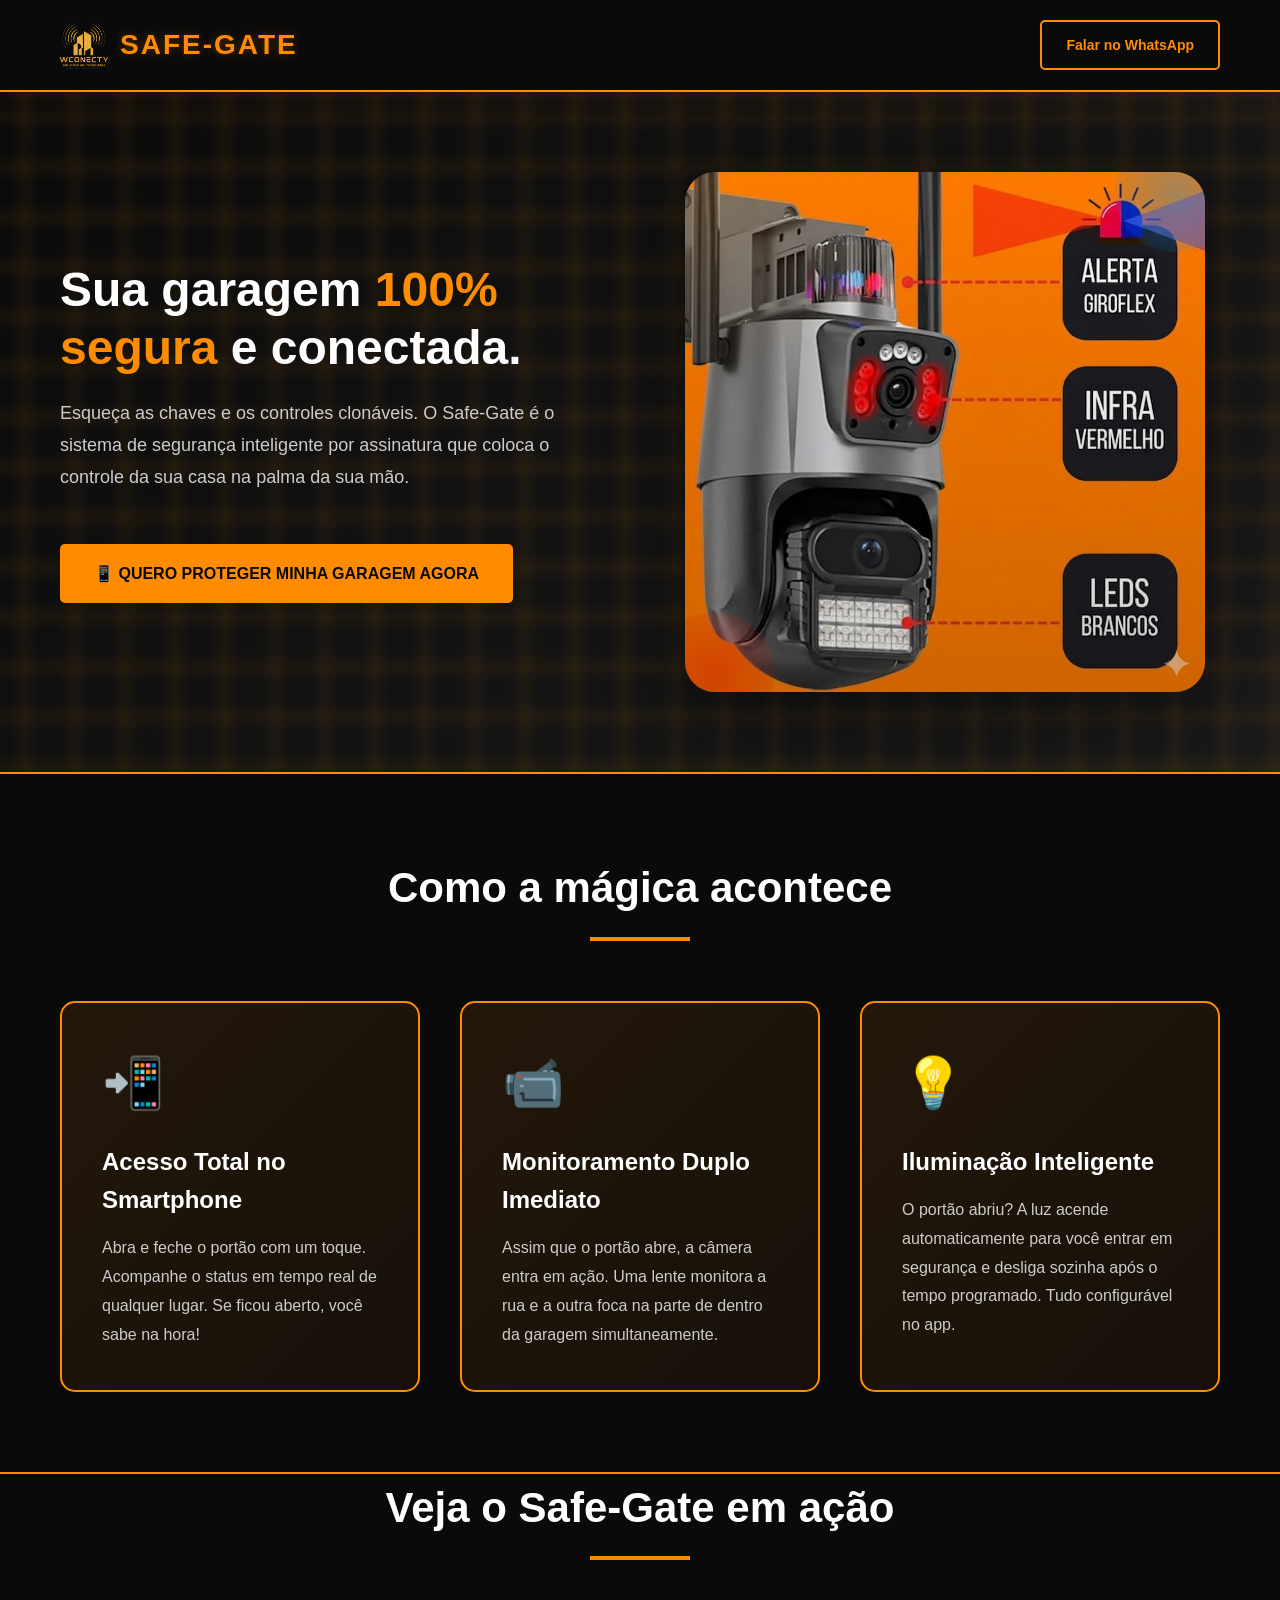
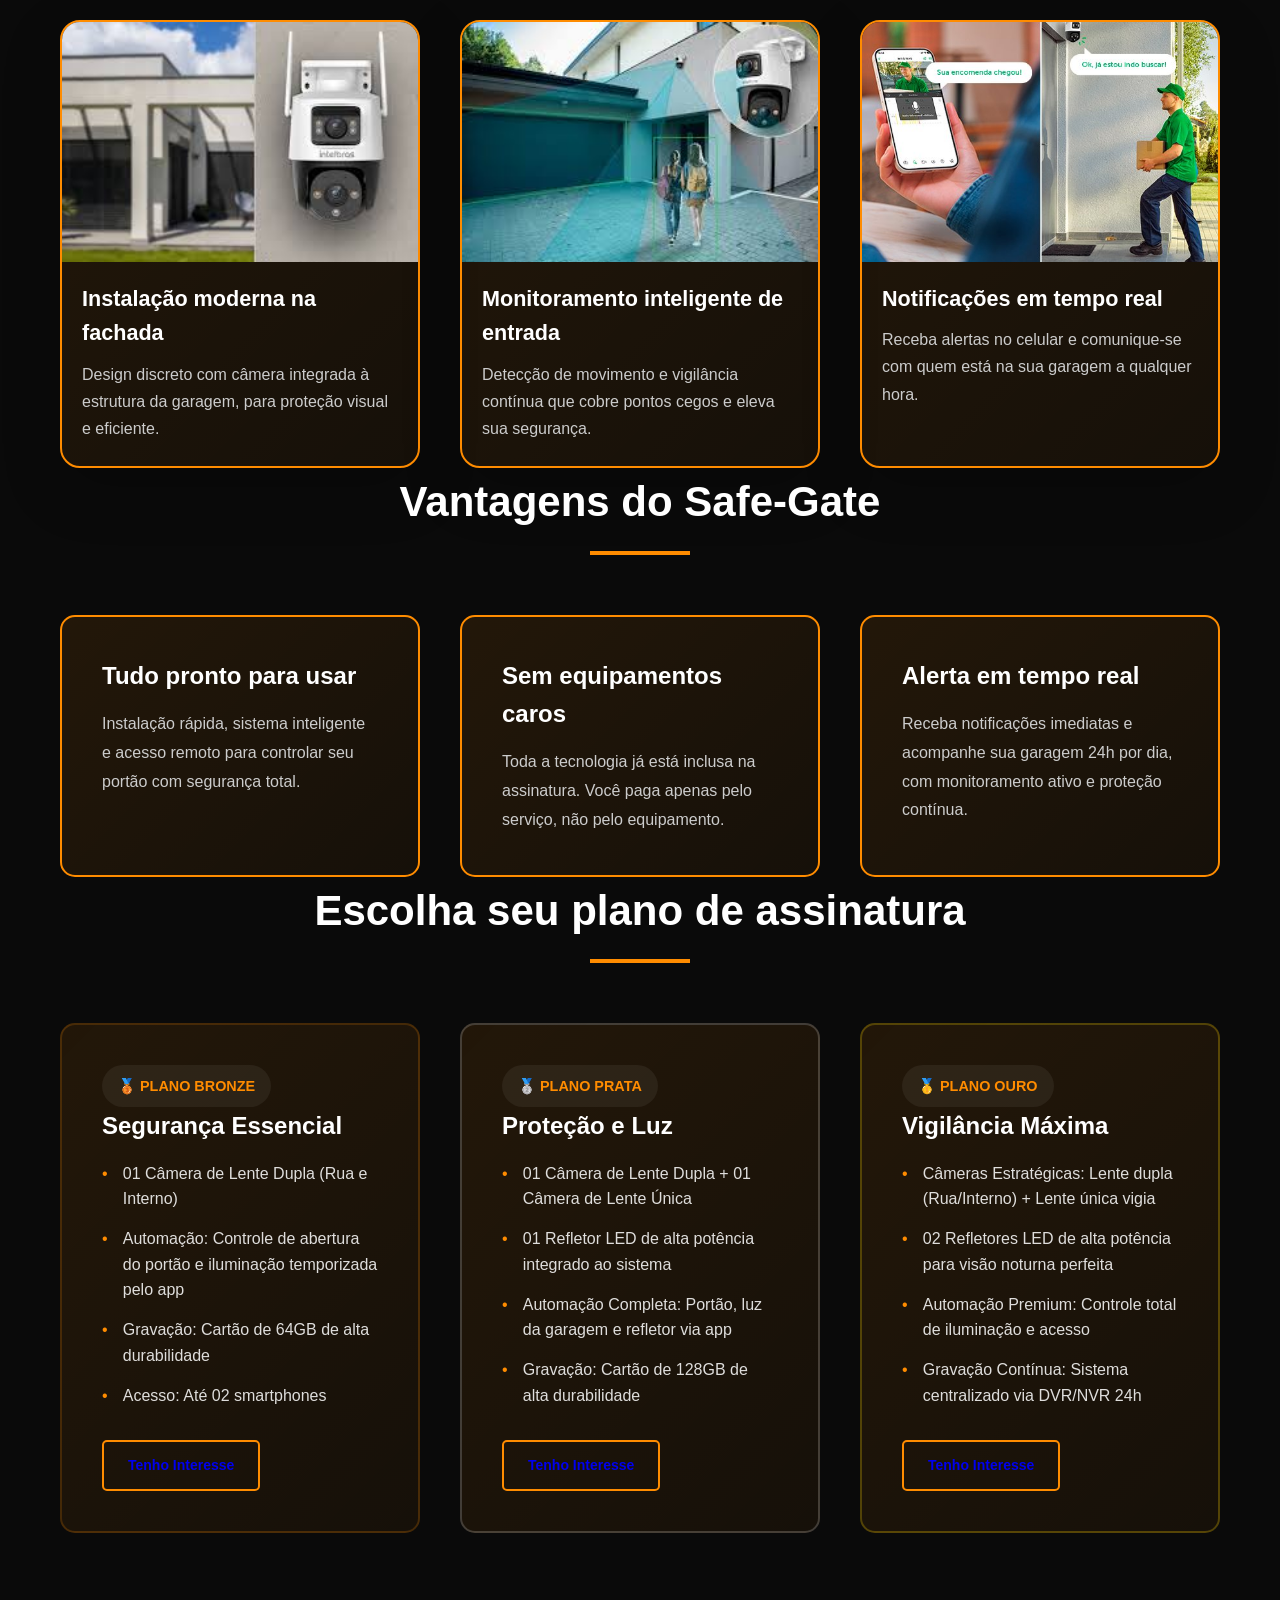
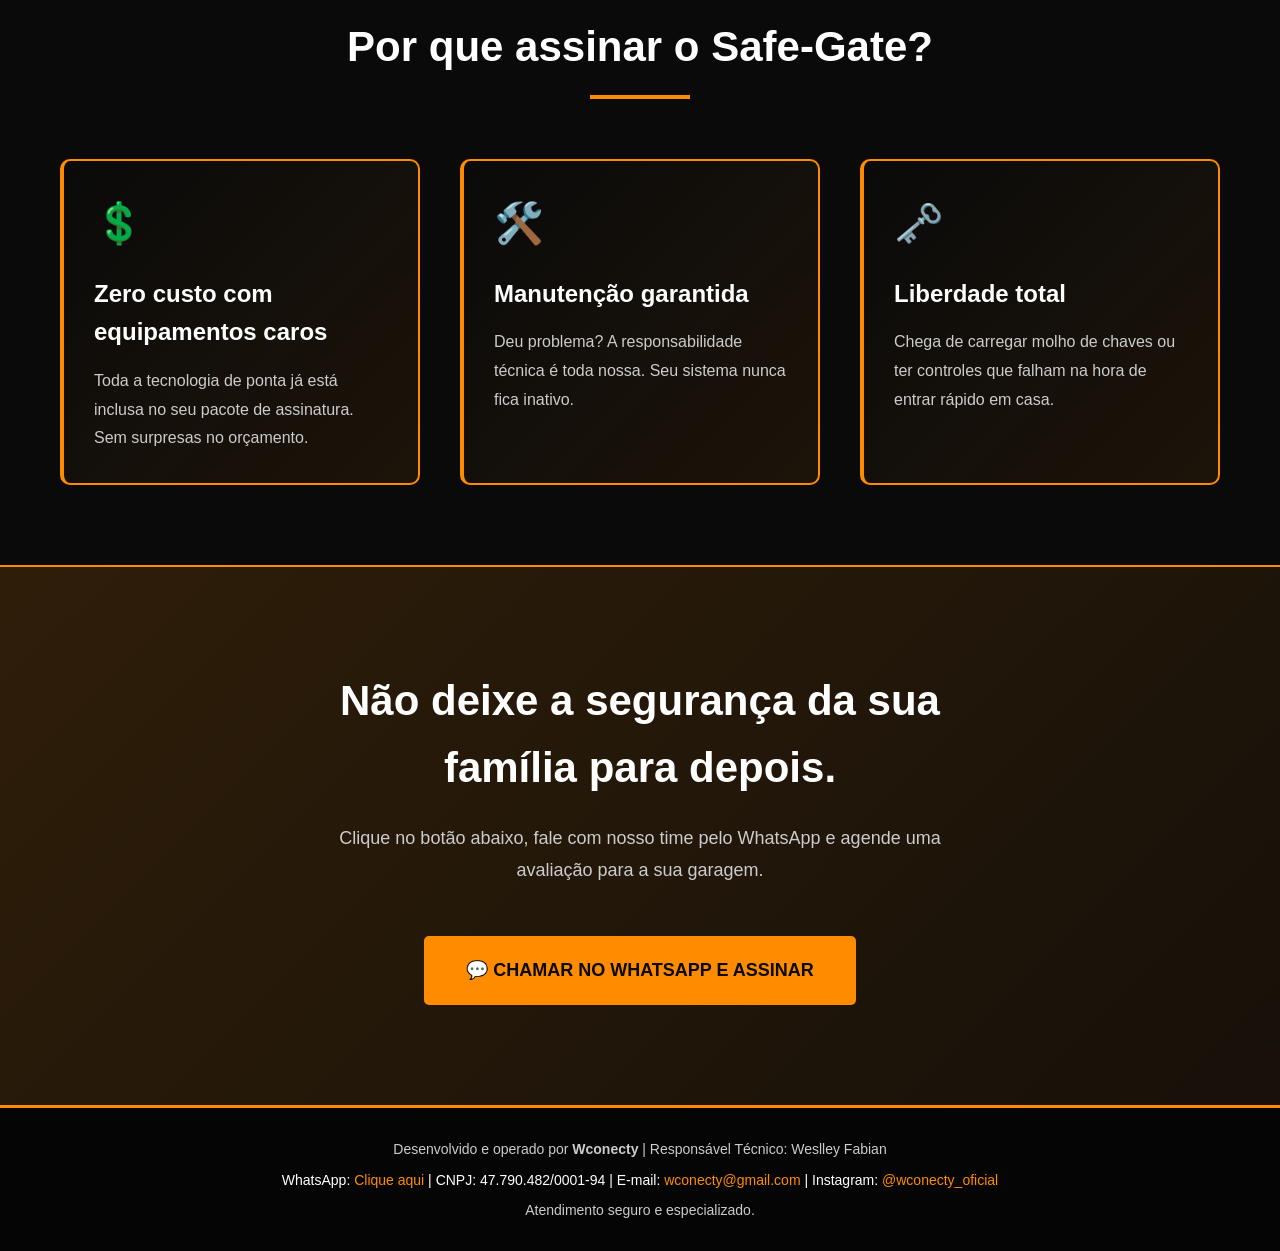
<file: index.html>
<!DOCTYPE html>
<html lang="pt-BR">
<head>
    <meta charset="UTF-8">
    <meta name="viewport" content="width=device-width, initial-scale=1.0">
    <title>Safe-Gate | Wconecty</title>
    <link rel="stylesheet" href="style.css">
</head>
<body>
    <header class="header">
        <div class="container header-content">
            <div class="logo">
                <img src="logo.png" alt="Wconecty" class="logo-img">
                <span>SAFE-GATE</span>
            </div>
            <a href="https://wa.me/5575988655746?text=Tenho%20interesse%20no%20Safe-Gate" target="_blank" rel="noopener" class="cta-button header-cta">Falar no WhatsApp</a>
        </div>
    </header>

    <main>
        <section class="hero">
            <div class="container hero-content">
                <div class="hero-text">
                    <h1>Sua garagem <span class="accent">100% segura</span> e conectada.</h1>
                    <p class="hero-subtitle">Esqueça as chaves e os controles clonáveis. O Safe-Gate é o sistema de segurança inteligente por assinatura que coloca o controle da sua casa na palma da sua mão.</p>
                    <a href="https://wa.me/5575988655746?text=Tenho%20interesse%20no%20Safe-Gate" target="_blank" rel="noopener" class="cta-button cta-primary">📱 QUERO PROTEGER MINHA GARAGEM AGORA</a>
                </div>

                <div class="hero-image">
                    <div class="hero-image-frame">
                        <img src="img00_.jpg" alt="Câmera Safe-Gate" class="hero-camera-img">
                        <div class="light-effect blue"></div>
                        <div class="light-effect red"></div>
                    </div>
                </div>
            </div>
        </section>

        <section class="how-it-works">
            <div class="container">
                <h2 class="section-title">Como a mágica acontece</h2>
                <div class="features-grid">
                    <article class="feature-card">
                        <span class="feature-icon">📲</span>
                        <h3>Acesso Total no Smartphone</h3>
                        <p>Abra e feche o portão com um toque. Acompanhe o status em tempo real de qualquer lugar. Se ficou aberto, você sabe na hora!</p>
                    </article>

                    <article class="feature-card">
                        <span class="feature-icon">📹</span>
                        <h3>Monitoramento Duplo Imediato</h3>
                        <p>Assim que o portão abre, a câmera entra em ação. Uma lente monitora a rua e a outra foca na parte de dentro da garagem simultaneamente.</p>
                    </article>

                    <article class="feature-card">
                        <span class="feature-icon">💡</span>
                        <h3>Iluminação Inteligente</h3>
                        <p>O portão abriu? A luz acende automaticamente para você entrar em segurança e desliga sozinha após o tempo programado. Tudo configurável no app.</p>
                    </article>
                </div>
            </div>
        </section>

        <section class="showcase">
            <div class="container">
                <h2 class="section-title">Veja o Safe-Gate em ação</h2>
                <div class="showcase-grid">
                    <article class="showcase-card">
                        <img src="img02.jpeg" alt="Câmera instalada na fachada" class="showcase-img">
                        <h3>Instalação moderna na fachada</h3>
                        <p>Design discreto com câmera integrada à estrutura da garagem, para proteção visual e eficiente.</p>
                    </article>
                    <article class="showcase-card">
                        <img src="img003.jpeg" alt="Monitoramento de entrada" class="showcase-img">
                        <h3>Monitoramento inteligente de entrada</h3>
                        <p>Detecção de movimento e vigilância contínua que cobre pontos cegos e eleva sua segurança.</p>
                    </article>
                    <article class="showcase-card">
                        <img src="img004.jpg" alt="Notificações no celular" class="showcase-img">
                        <h3>Notificações em tempo real</h3>
                        <p>Receba alertas no celular e comunique-se com quem está na sua garagem a qualquer hora.</p>
                    </article>
                </div>
            </div>
        </section>

        <section class="advantages">
            <div class="container">
                <h2 class="section-title">Vantagens do Safe-Gate</h2>
                <div class="advantages-grid">
                    <article class="advantage-card">
                        <h3>Tudo pronto para usar</h3>
                        <p>Instalação rápida, sistema inteligente e acesso remoto para controlar seu portão com segurança total.</p>
                    </article>

                    <article class="advantage-card">
                        <h3>Sem equipamentos caros</h3>
                        <p>Toda a tecnologia já está inclusa na assinatura. Você paga apenas pelo serviço, não pelo equipamento.</p>
                    </article>

                    <article class="advantage-card">
                        <h3>Alerta em tempo real</h3>
                        <p>Receba notificações imediatas e acompanhe sua garagem 24h por dia, com monitoramento ativo e proteção contínua.</p>
                    </article>
                </div>
            </div>
        </section>

        <section class="plans">
            <div class="container">
                <h2 class="section-title">Escolha seu plano de assinatura</h2>
                <div class="plans-grid">
                    <article class="plan-card plan-bronze">
                        <span class="plan-badge">🥉 PLANO BRONZE</span>
                        <h3>Segurança Essencial</h3>
                        <ul>
                            <li>01 Câmera de Lente Dupla (Rua e Interno)</li>
                            <li>Automação: Controle de abertura do portão e iluminação temporizada pelo app</li>
                            <li>Gravação: Cartão de 64GB de alta durabilidade</li>
                            <li>Acesso: Até 02 smartphones</li>
                        </ul>
                        <a href="https://wa.me/5575988655746?text=Tenho%20interesse%20no%20Safe-Gate" target="_blank" rel="noopener" class="cta-button cta-secondary">Tenho Interesse</a>
                    </article>

                    <article class="plan-card plan-silver">
                        <span class="plan-badge">🥈 PLANO PRATA</span>
                        <h3>Proteção e Luz</h3>
                        <ul>
                            <li>01 Câmera de Lente Dupla + 01 Câmera de Lente Única</li>
                            <li>01 Refletor LED de alta potência integrado ao sistema</li>
                            <li>Automação Completa: Portão, luz da garagem e refletor via app</li>
                            <li>Gravação: Cartão de 128GB de alta durabilidade</li>
                        </ul>
                        <a href="https://wa.me/5575988655746?text=Tenho%20interesse%20no%20Safe-Gate" target="_blank" rel="noopener" class="cta-button cta-secondary">Tenho Interesse</a>
                    </article>

                    <article class="plan-card plan-gold">
                        <span class="plan-badge">🥇 PLANO OURO</span>
                        <h3>Vigilância Máxima</h3>
                        <ul>
                            <li>Câmeras Estratégicas: Lente dupla (Rua/Interno) + Lente única vigia</li>
                            <li>02 Refletores LED de alta potência para visão noturna perfeita</li>
                            <li>Automação Premium: Controle total de iluminação e acesso</li>
                            <li>Gravação Contínua: Sistema centralizado via DVR/NVR 24h</li>
                        </ul>
                        <a href="https://wa.me/5575988655746?text=Tenho%20interesse%20no%20Safe-Gate" target="_blank" rel="noopener" class="cta-button cta-secondary">Tenho Interesse</a>
                    </article>
                </div>
            </div>
        </section>

        <section class="why-choose">
            <div class="container">
                <h2 class="section-title">Por que assinar o Safe-Gate?</h2>
                <div class="benefits-grid">
                    <article class="benefit-card">
                        <span class="benefit-icon">💲</span>
                        <h3>Zero custo com equipamentos caros</h3>
                        <p>Toda a tecnologia de ponta já está inclusa no seu pacote de assinatura. Sem surpresas no orçamento.</p>
                    </article>

                    <article class="benefit-card">
                        <span class="benefit-icon">🛠️</span>
                        <h3>Manutenção garantida</h3>
                        <p>Deu problema? A responsabilidade técnica é toda nossa. Seu sistema nunca fica inativo.</p>
                    </article>

                    <article class="benefit-card">
                        <span class="benefit-icon">🗝️</span>
                        <h3>Liberdade total</h3>
                        <p>Chega de carregar molho de chaves ou ter controles que falham na hora de entrar rápido em casa.</p>
                    </article>
                </div>
            </div>
        </section>

        <section class="cta-final">
            <div class="container cta-final-content">
                <h2>Não deixe a segurança da sua família para depois.</h2>
                <p>Clique no botão abaixo, fale com nosso time pelo WhatsApp e agende uma avaliação para a sua garagem.</p>
                <a href="https://wa.me/5575988655746?text=Tenho%20interesse%20no%20Safe-Gate" target="_blank" rel="noopener" class="cta-button cta-final-btn">💬 CHAMAR NO WHATSAPP E ASSINAR</a>
            </div>
        </section>
    </main>

    <footer class="footer">
        <div class="container footer-content">
            <p>Desenvolvido e operado por <strong>Wconecty</strong> | Responsável Técnico: Weslley Fabian</p>
            <p class="footer-contact">WhatsApp: <a href="https://wa.me/5575988655746?text=Tenho%20interesse%20no%20Safe-Gate" target="_blank" rel="noopener">Clique aqui</a> | CNPJ: 47.790.482/0001-94 | E-mail: <a href="mailto:wconecty@gmail.com">wconecty@gmail.com</a> | Instagram: <a href="https://instagram.com/wconecty_oficial" target="_blank" rel="noopener">@wconecty_oficial</a></p>
                <p>Atendimento seguro e especializado.</p>
        </div>
    </footer>
</body>
</html>
</file>
<file: style.css>
/* ============ VARIÁVEIS DE COR ============ */
:root {
    --primary-orange: #FF8C00;
    --dark-black: #0a0a0a;
    --white: #ffffff;
    --light-gray: #f5f5f5;
    --yellow-vibrant: #FFD700;
    --accent-red: #FF0000;
    --accent-blue: #0099FF;
    --text-gray: #cccccc;
}

/* ============ RESET GLOBAL ============ */
* {
    margin: 0;
    padding: 0;
    box-sizing: border-box;
}

html {
    scroll-behavior: smooth;
}

body {
    font-family: 'Segoe UI', Tahoma, Geneva, Verdana, sans-serif;
    background-color: var(--dark-black);
    color: var(--white);
    line-height: 1.6;
}

.container {
    max-width: 1200px;
    margin: 0 auto;
    padding: 0 20px;
}

/* ============ HEADER ============ */
.header {
    background-color: var(--dark-black);
    border-bottom: 2px solid var(--primary-orange);
    padding: 20px 0;
    position: sticky;
    top: 0;
    z-index: 1000;
    box-shadow: 0 4px 20px rgba(255, 140, 0, 0.1);
}

.header-content {
    display: flex;
    justify-content: space-between;
    align-items: center;
}

.logo {
    display: inline-flex;
    align-items: center;
    gap: 12px;
    font-size: 28px;
    font-weight: bold;
    color: var(--primary-orange);
    letter-spacing: 2px;
    text-shadow: 0 0 10px rgba(255, 140, 0, 0.3);
}

.logo-img {
    width: 48px;
    height: auto;
    display: block;
}

/* ============ CTA BUTTONS ============ */
.cta-button {
    display: inline-block;
    padding: 12px 24px;
    border-radius: 5px;
    text-decoration: none;
    font-weight: bold;
    transition: all 0.3s ease;
    cursor: pointer;
    border: 2px solid var(--primary-orange);
    font-size: 14px;
}

.header-cta {
    background-color: transparent;
    color: var(--primary-orange);
}

.header-cta:hover {
    background-color: var(--primary-orange);
    color: var(--dark-black);
    transform: scale(1.05);
    box-shadow: 0 0 20px rgba(255, 140, 0, 0.5);
}

.cta-primary {
    background-color: var(--primary-orange);
    color: var(--dark-black);
    border-color: var(--primary-orange);
    font-size: 16px;
    padding: 15px 32px;
    margin-top: 20px;
}

.cta-primary:hover {
    background-color: transparent;
    color: var(--primary-orange);
    box-shadow: 0 0 30px rgba(255, 140, 0, 0.6);
}

.cta-final-btn {
    background-color: var(--primary-orange);
    color: var(--dark-black);
    border-color: var(--primary-orange);
    font-size: 18px;
    padding: 18px 40px;
    margin-top: 30px;
}

.cta-final-btn:hover {
    background-color: transparent;
    color: var(--primary-orange);
    box-shadow: 0 0 40px rgba(255, 140, 0, 0.8);
    transform: scale(1.05);
}

/* ============ HERO SECTION ============ */
.hero {
    padding: 80px 0;
    background: linear-gradient(135deg, var(--dark-black) 0%, #1a1a1a 100%);
    position: relative;
    overflow: hidden;
}

.hero::before {
    content: '';
    position: absolute;
    top: 0;
    left: 0;
    right: 0;
    bottom: 0;
    background-image: 
        linear-gradient(90deg, transparent 20%, rgba(255, 140, 0, 0.05) 50%, transparent 80%),
        linear-gradient(0deg, transparent 20%, rgba(255, 140, 0, 0.05) 50%, transparent 80%);
    background-size: 50px 50px;
    pointer-events: none;
}

.hero-content {
    display: grid;
    grid-template-columns: 1fr 1fr;
    gap: 60px;
    align-items: center;
    position: relative;
    z-index: 1;
}

.hero-text h1 {
    font-size: 48px;
    font-weight: 900;
    margin-bottom: 20px;
    line-height: 1.2;
    color: var(--white);
}

.hero-text .accent {
    color: var(--primary-orange);
}

.hero-subtitle {
    font-size: 18px;
    color: var(--text-gray);
    margin-bottom: 30px;
    line-height: 1.8;
}

.hero-image {
    display: flex;
    justify-content: center;
    align-items: center;
    min-height: 420px;
}

.hero-image-frame {
    position: relative;
    width: 100%;
    max-width: 520px;
    border-radius: 30px;
    overflow: hidden;
    box-shadow: 0 20px 80px rgba(0, 0, 0, 0.45);
}

.hero-camera-img {
    width: 100%;
    height: auto;
    display: block;
    object-fit: cover;
}

.hero-image-frame::before {
    content: '';
    position: absolute;
    inset: 0;
    background: radial-gradient(circle at top left, rgba(255, 140, 0, 0.16), transparent 30%);
    pointer-events: none;
}

.hero-image-frame::after {
    content: '';
    position: absolute;
    inset: 0;
    background: linear-gradient(180deg, transparent 0%, rgba(0, 0, 0, 0.18) 100%);
    pointer-events: none;
}

.light-effect {
    position: absolute;
    width: 120px;
    height: 120px;
    border-radius: 50%;
    opacity: 0.35;
    animation: light-giro 3s linear infinite;
}

.light-effect.blue {
    background: radial-gradient(circle, var(--accent-blue), transparent);
    top: -40px;
    right: -30px;
}

.light-effect.red {
    background: radial-gradient(circle, var(--accent-red), transparent);
    bottom: -40px;
    left: -30px;
    animation: light-giro 3s linear infinite reverse;
}

@keyframes light-giro {
    0% { transform: rotate(0deg) scale(1); opacity: 0.3; }
    50% { opacity: 0.65; }
    100% { transform: rotate(360deg) scale(1); opacity: 0.3; }
}

/* ============ HOW IT WORKS SECTION ============ */
.how-it-works {
    padding: 80px 0;
    background-color: var(--dark-black);
    border-top: 2px solid var(--primary-orange);
    border-bottom: 2px solid var(--primary-orange);
}

.section-title {
    font-size: 42px;
    text-align: center;
    margin-bottom: 60px;
    color: var(--white);
    position: relative;
    display: inline-block;
    width: 100%;
}

.section-title::after {
    content: '';
    display: block;
    width: 100px;
    height: 4px;
    background-color: var(--primary-orange);
    margin: 15px auto 0;
}

.features-grid,
.advantages-grid,
.benefits-grid,
.plans-grid,
.showcase-grid {
    display: grid;
    grid-template-columns: repeat(auto-fit, minmax(300px, 1fr));
    gap: 40px;
}

.showcase-card {
    background: linear-gradient(135deg, rgba(255, 140, 0, 0.1), rgba(255, 140, 0, 0.05));
    border: 2px solid var(--primary-orange);
    border-radius: 20px;
    overflow: hidden;
    box-shadow: 0 20px 60px rgba(0, 0, 0, 0.2);
}

.showcase-img {
    width: 100%;
    height: 240px;
    object-fit: cover;
    display: block;
}

.showcase-card h3 {
    margin: 20px 20px 10px;
    font-size: 1.35rem;
    color: var(--white);
}

.showcase-card p {
    margin: 0 20px 24px;
    color: var(--text-gray);
    line-height: 1.7;
}

.feature-card,
.advantage-card,
.plan-card,
.benefit-card {
    background: linear-gradient(135deg, rgba(255, 140, 0, 0.1), rgba(255, 140, 0, 0.05));
    border: 2px solid var(--primary-orange);
    border-radius: 15px;
    padding: 40px;
    transition: all 0.3s ease;
    position: relative;
}

.feature-card:hover,
.advantage-card:hover,
.plan-card:hover,
.benefit-card:hover {
    transform: translateY(-10px);
    box-shadow: 0 20px 40px rgba(255, 140, 0, 0.2);
}

.feature-icon,
.benefit-icon {
    font-size: 50px;
    margin-bottom: 20px;
    display: block;
}

.feature-card h3,
.advantage-card h3,
.plan-card h3,
.benefit-card h3 {
    font-size: 24px;
    margin-bottom: 15px;
    color: var(--white);
}

.feature-card p,
.advantage-card p,
.benefit-card p {
    color: var(--text-gray);
    font-size: 16px;
    line-height: 1.8;
}

.feature-text strong {
    color: var(--yellow-vibrant);
}

.plan-card ul {
    list-style: none;
    padding: 0;
    margin: 0 0 2rem;
    color: rgba(255, 255, 255, 0.86);
}

.plan-card ul li {
    margin-bottom: 0.9rem;
    padding-left: 1.3rem;
    position: relative;
}

.plan-card ul li::before {
    content: '•';
    position: absolute;
    left: 0;
    color: var(--primary-orange);
}

.plan-badge {
    display: inline-flex;
    align-items: center;
    font-size: 0.9rem;
    font-weight: 700;
    background: rgba(255, 255, 255, 0.06);
    color: var(--primary-orange);
    padding: 0.6rem 1rem;
    border-radius: 999px;
}

.plan-bronze {
    border-color: rgba(255, 140, 0, 0.2);
}

.plan-silver {
    border-color: rgba(192, 192, 192, 0.25);
}

.plan-gold {
    border-color: rgba(255, 215, 0, 0.25);
}

.why-choose {
    padding: 80px 0;
    background-color: var(--dark-black);
}

.benefit-icon {
    font-size: 40px;
}

.benefit-card {
    background: linear-gradient(135deg, transparent, rgba(255, 140, 0, 0.08));
    border-left: 4px solid var(--primary-orange);
    border-radius: 10px;
    padding: 30px;
}

.benefit-card h3 {
    color: var(--white);
}

.cta-final {
    padding: 100px 0;
    background: linear-gradient(135deg, rgba(255, 140, 0, 0.15), rgba(255, 140, 0, 0.05));
    border-top: 2px solid var(--primary-orange);
    border-bottom: 2px solid var(--primary-orange);
}

.cta-final-content {
    text-align: center;
    max-width: 700px;
    margin: 0 auto;
}

.cta-final-content h2 {
    font-size: 42px;
    margin-bottom: 20px;
    color: var(--white);
}

.cta-final-content p {
    font-size: 18px;
    color: var(--text-gray);
    margin-bottom: 20px;
    line-height: 1.8;
}

.footer {
    background-color: #050505;
    border-top: 1px solid var(--primary-orange);
    padding: 30px 0;
    text-align: center;
    color: var(--text-gray);
}

.footer p {
    font-size: 14px;
}

.footer-contact {
    margin: 8px 0;
    font-size: 14px;
    color: var(--white);
}

.footer-contact a {
    color: var(--primary-orange);
    text-decoration: none;
}

.footer-contact a:hover {
    text-decoration: underline;
}

@media (max-width: 768px) {
    .hero-content {
        grid-template-columns: 1fr;
        gap: 40px;
    }

    .hero-text h1 {
        font-size: 36px;
    }

    .hero-subtitle {
        font-size: 16px;
    }

    .section-title {
        font-size: 32px;
    }

    .logo {
        font-size: 22px;
    }

    .header-cta {
        font-size: 12px;
        padding: 10px 16px;
    }

    .cta-primary,
    .cta-final-btn {
        font-size: 14px;
        padding: 12px 20px;
    }

    .feature-card,
    .benefit-card,
    .advantage-card,
    .plan-card {
        padding: 25px;
    }

    .cta-final-content h2 {
        font-size: 28px;
    }

    .cta-final-content p {
        font-size: 16px;
    }
}

@media (max-width: 480px) {
    .header-content {
        flex-direction: column;
        gap: 15px;
    }

    .hero {
        padding: 40px 0;
    }

    .hero-text h1 {
        font-size: 28px;
    }

    .hero-subtitle {
        font-size: 14px;
    }

    .section-title {
        font-size: 26px;
    }

    .feature-card,
    .benefit-card,
    .advantage-card,
    .plan-card {
        padding: 20px;
    }

    .cta-final {
        padding: 50px 0;
    }

    .cta-final-content h2 {
        font-size: 24px;
    }
}
</file>
